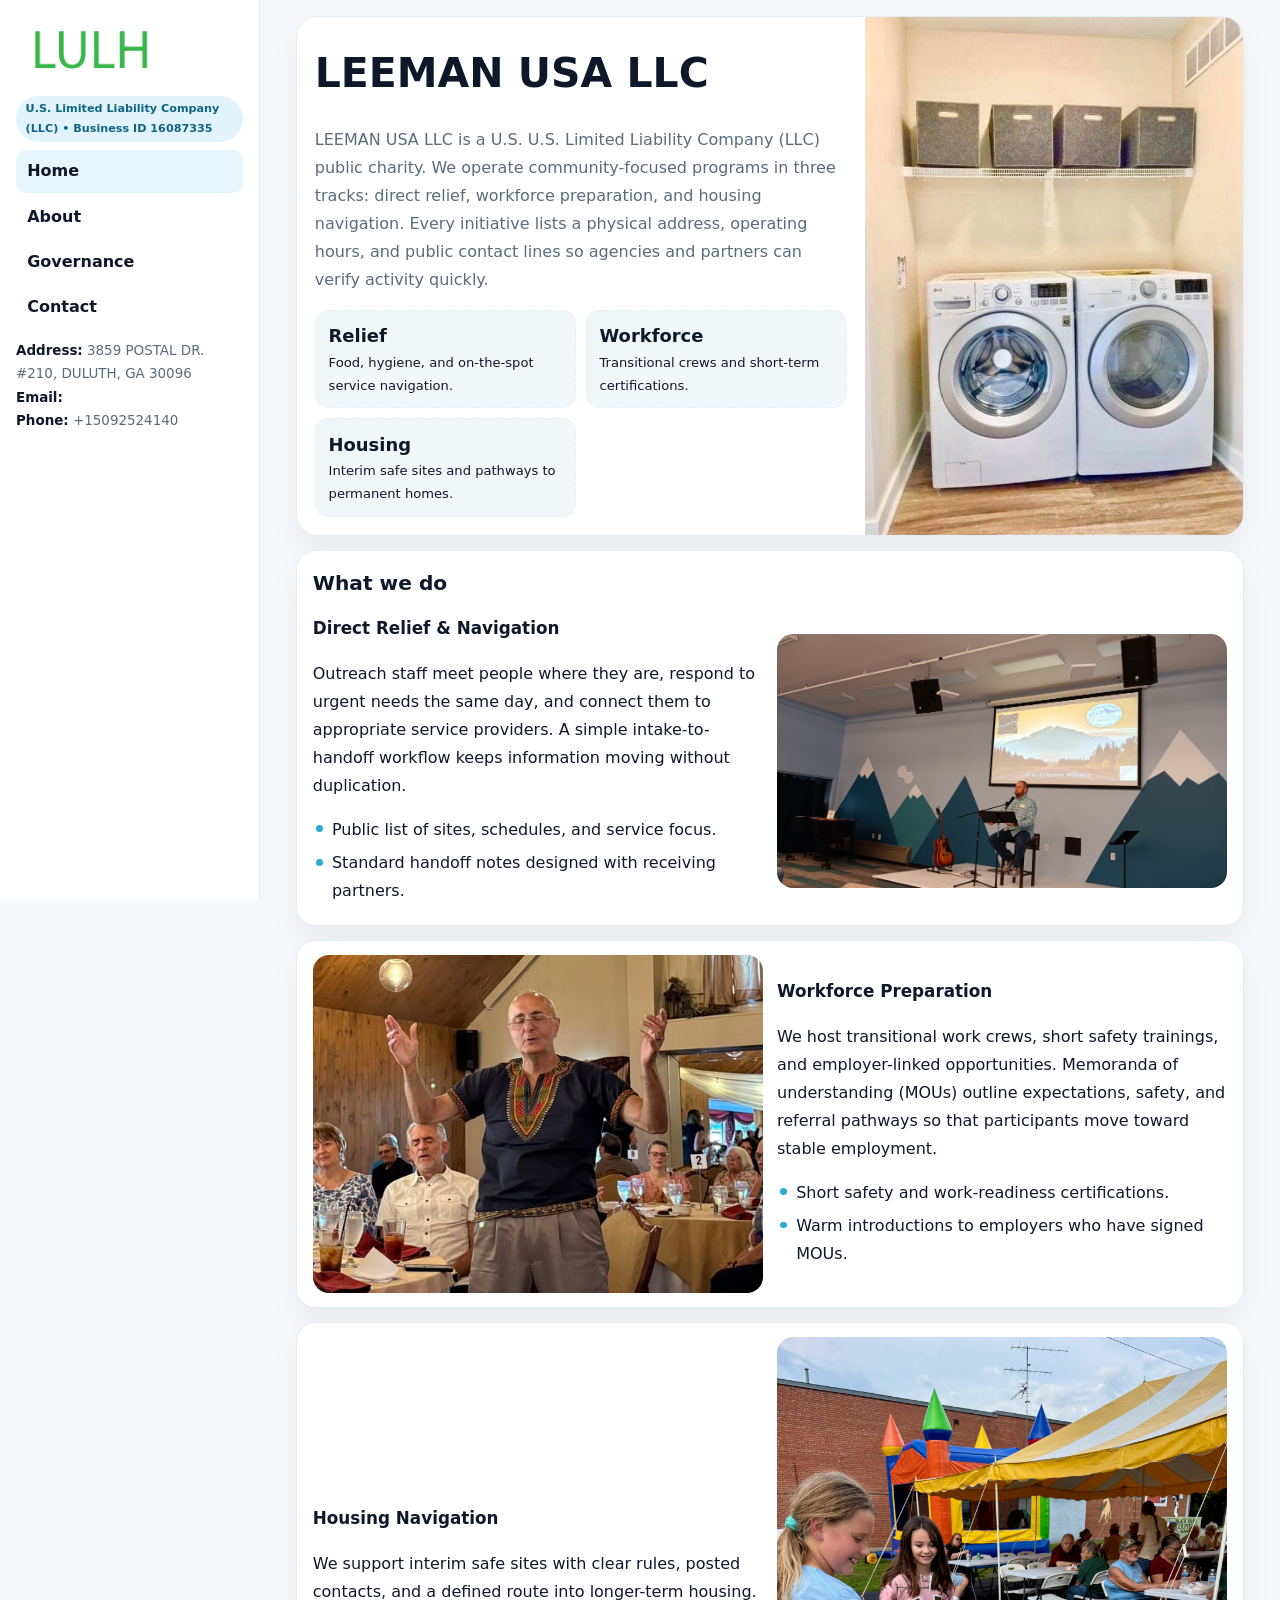
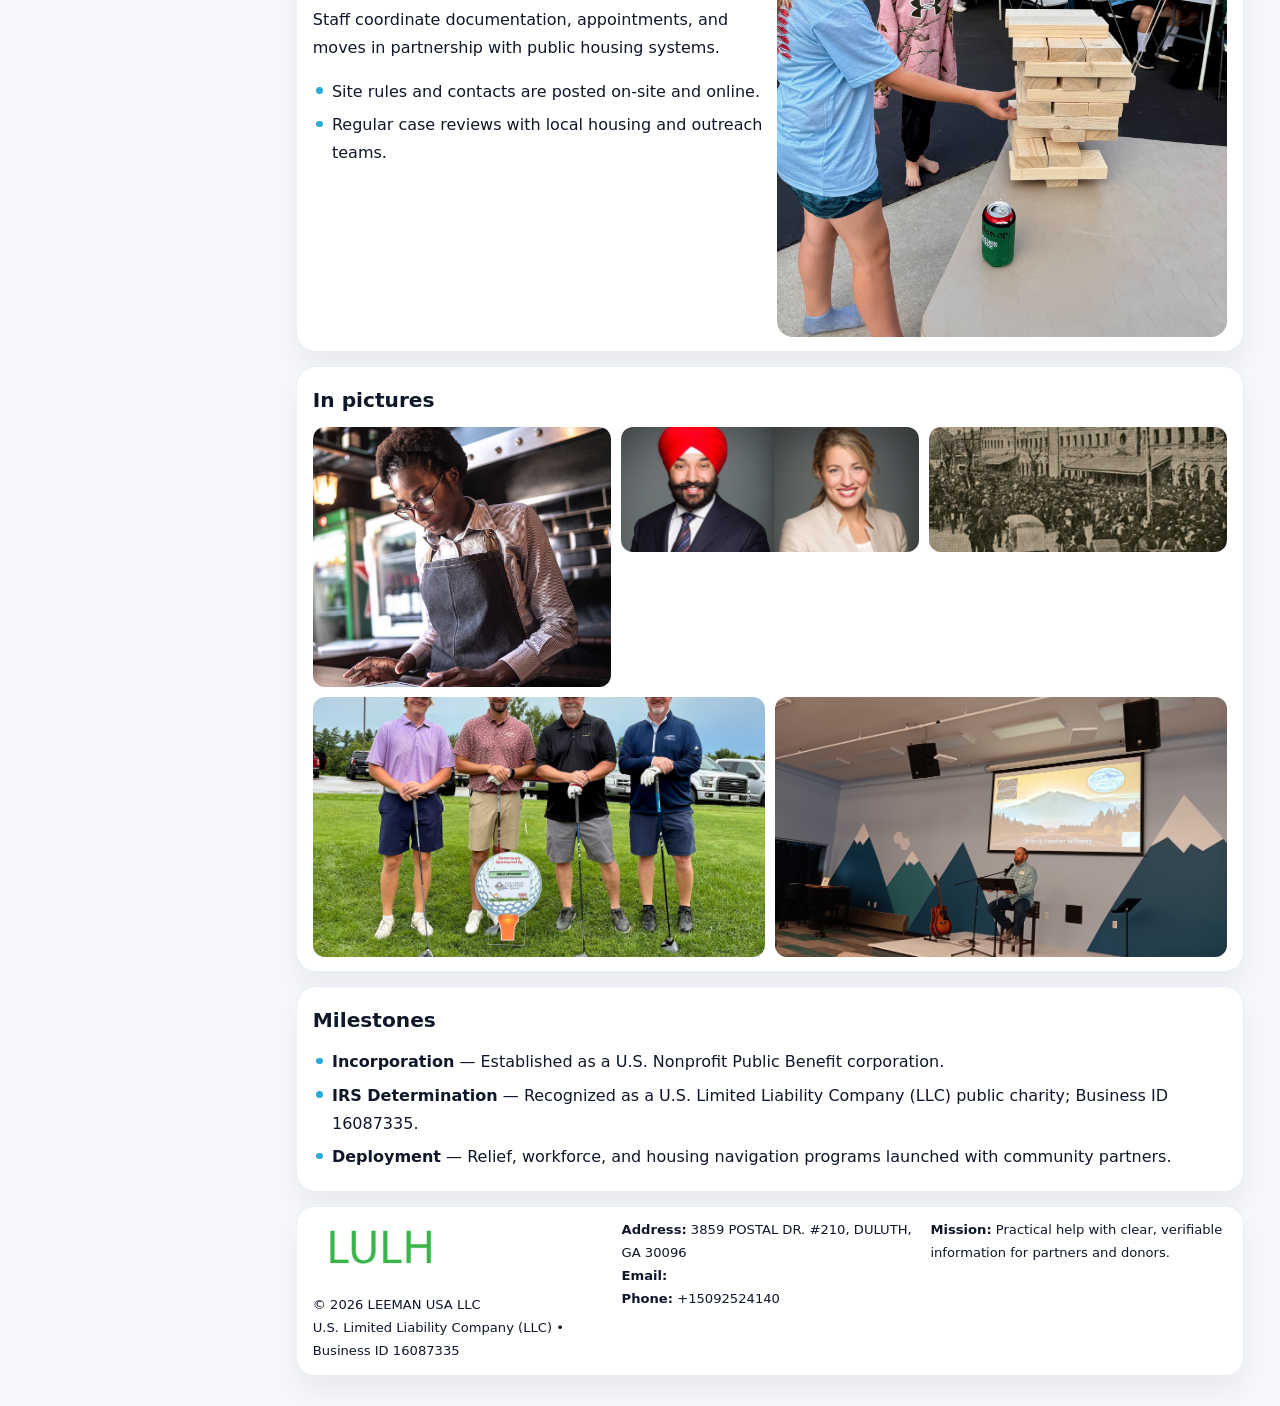
<file: index.html>
<!doctype html><html lang="en"><head>
<meta charset="utf-8">
<meta name="viewport" content="width=device-width,initial-scale=1">
<title>LEEMAN USA LLC – Nonprofit • 2025</title>
<link rel="stylesheet" href="assets/styles.css">
<link rel="icon" href="images/logo.png">
<meta name="data-ein" content="16087335">
<meta name="data-name" content="LEEMAN USA LLC">
  <meta name="description" content="Our nonprofit strengthens the community with programs focused on community services, education, and direct relief.">
</head>
<body>
<div style="position:absolute;left:-9999px;top:-9999px;opacity:0" data-uniq="{{UNIQUE_BLOB}}">
  <span>Our nonprofit strengthens the community with programs focused on community services, education, and direct relief.</span><svg width="12" height="12" viewBox="0 0 12 12" xmlns="http://www.w3.org/2000/svg"><circle cx="6" cy="6" r="5" fill="#28a745"/></svg><img src="images/reporting.jpg" width="1" height="1" alt="" loading="lazy"/>
</div>

<div class="layout">
  <aside class="aside">
    <div class="logo">
      <a href="index.html"><img src="images/logo.png" alt="Logo"></a>
    </div>
    <div class="tag">U.S. Limited Liability Company (LLC) • Business ID 16087335</div>
    <nav class="c40b5487b81" style="margin-top:8px">
      <a class="active" href="index.html">Home</a>
      <a href="about.html">About</a>
      <a href="governance.html">Governance</a>
      <a href="contact.html">Contact</a>
    </nav>
    <div class="meta">
      <div><strong>Address:</strong> 3859 POSTAL DR. #210, DULUTH, GA 30096</div>
      <div><strong>Email:</strong> </div>
      <div><strong>Phone:</strong> +15092524140</div>
    </div>
  </aside>

  <main>
    <div class="container">

      <!-- HERO -->
      <section class="c8b0fa0532a">
        <div class="hero-grid">
          <div class="c2ea20ccc85">
            <h1>LEEMAN USA LLC</h1>
            <p>LEEMAN USA LLC is a U.S. U.S. Limited Liability Company (LLC) public charity. We operate community-focused programs in three tracks: direct relief, workforce preparation, and housing navigation. Every initiative lists a physical address, operating hours, and public contact lines so agencies and partners can verify activity quickly.</p>
            <div class="stats">
              <div class="stat">
                <b>Relief</b>
                <div class="small">Food, hygiene, and on-the-spot service navigation.</div>
              </div>
              <div class="stat">
                <b>Workforce</b>
                <div class="small">Transitional crews and short-term certifications.</div>
              </div>
              <div class="stat">
                <b>Housing</b>
                <div class="small">Interim safe sites and pathways to permanent homes.</div>
              </div>
            </div>
          </div>
          <img src="images/hero.jpg" alt="Program overview">
        </div>
      </section>

      <!-- WHAT WE DO -->
      <section class="section panel">
        <h2>What we do</h2>
        <div class="z">
          <div>
            <h3>Direct Relief & Navigation</h3>
            <p>Outreach staff meet people where they are, respond to urgent needs the same day, and connect them to appropriate service providers. A simple intake-to-handoff workflow keeps information moving without duplication.</p>
            <ul class="timeline">
              <li>Public list of sites, schedules, and service focus.</li>
              <li>Standard handoff notes designed with receiving partners.</li>
            </ul>
          </div>
          <div class="imgbox"><img src="images/relief.jpg" alt="Relief activities"></div>
        </div>
      </section>

      <!-- WORKFORCE -->
      <section class="section panel">
        <div class="z">
          <div class="imgbox"><img src="images/jobs.jpg" alt="Workforce program"></div>
          <div>
            <h3>Workforce Preparation</h3>
            <p>We host transitional work crews, short safety trainings, and employer-linked opportunities. Memoranda of understanding (MOUs) outline expectations, safety, and referral pathways so that participants move toward stable employment.</p>
            <ul class="timeline">
              <li>Short safety and work-readiness certifications.</li>
              <li>Warm introductions to employers who have signed MOUs.</li>
            </ul>
          </div>
        </div>
      </section>

      <!-- HOUSING -->
      <section class="section panel">
        <div class="z">
          <div>
            <h3>Housing Navigation</h3>
            <p>We support interim safe sites with clear rules, posted contacts, and a defined route into longer-term housing. Staff coordinate documentation, appointments, and moves in partnership with public housing systems.</p>
            <ul class="timeline">
              <li>Site rules and contacts are posted on-site and online.</li>
              <li>Regular case reviews with local housing and outreach teams.</li>
            </ul>
          </div>
          <div class="imgbox"><img src="images/land.jpg" alt="Housing navigation"></div>
        </div>
      </section>

      <!-- MOSAIC GALLERY -->
      <section class="section panel">
        <h2>In pictures</h2>
        <div class="mosaic">
          <img class="c2 r2" src="images/community.jpg" alt="Community event">
          <img class="c2" src="images/education.jpg" alt="Education program">
          <img class="c2" src="images/programs.jpg" alt="Program table">
          <img class="c3 r2" src="images/about.jpg" alt="Team and partners">
          <img class="c3 r2" src="images/relief.jpg" alt="Relief crew">
        </div>
      </section>

      <!-- MILESTONES -->
      <section class="section panel">
        <h2>Milestones</h2>
        <ul class="timeline">
          <li><strong>Incorporation</strong> — Established as a U.S. Nonprofit Public Benefit corporation.</li>
          <li><strong>IRS Determination</strong> — Recognized as a U.S. Limited Liability Company (LLC) public charity; Business ID 16087335.</li>
          <li><strong>Deployment</strong> — Relief, workforce, and housing navigation programs launched with community partners.</li>
        </ul>
      </section>

      <footer class="footer">
        <div class="footer-grid">
          <div>
            <img src="images/logo.png" style="width:135px;margin-bottom:.35rem" alt="Logo">
            <div class="small">© <span id="y"></span> LEEMAN USA LLC</div>
            <div class="small">U.S. Limited Liability Company (LLC) • Business ID 16087335</div>
          </div>
          <div>
            <div class="small"><strong>Address:</strong> 3859 POSTAL DR. #210, DULUTH, GA 30096</div>
            <div class="small"><strong>Email:</strong> <a href="mailto:"></a></div>
            <div class="small"><strong>Phone:</strong> <a href="tel:+15092524140">+15092524140</a></div>
          </div>
          <div>
            <div class="small"><strong>Mission:</strong> Practical help with clear, verifiable information for partners and donors.</div>
          </div>
        </div>
      </footer>
    </div>
  </main>
</div>

<script>
/* Brand color per Business ID/NAME so each site looks unique */
(function(){
  function hash(s){let x=2166136261>>>0;for(let i=0;i<s.length;i++){x^=s.charCodeAt(i);x=(x*16777619)>>>0;}return x>>>0;}
  const ein=document.querySelector('meta[name="data-ein"]')?.content||'0';
  const name=document.querySelector('meta[name="data-name"]')?.content||'';
  const k=hash((ein||name).replace(/\s+/g,''));
  const H=k%360,S=54+(k%18),L=50;
  const r=document.documentElement;
  r.style.setProperty('--brand',`hsl(${H} ${S}% ${L}%)`);
  r.style.setProperty('--brand-ink',`hsl(${H} ${Math.min(96,S+12)}% ${Math.max(22,L-22)}%)`);
  r.style.setProperty('--soft',`hsl(${H} ${Math.max(28,S-30)}% 96%)`);
  document.getElementById('y').textContent=new Date().getFullYear();
})();
</script>
</body></html>
</file>
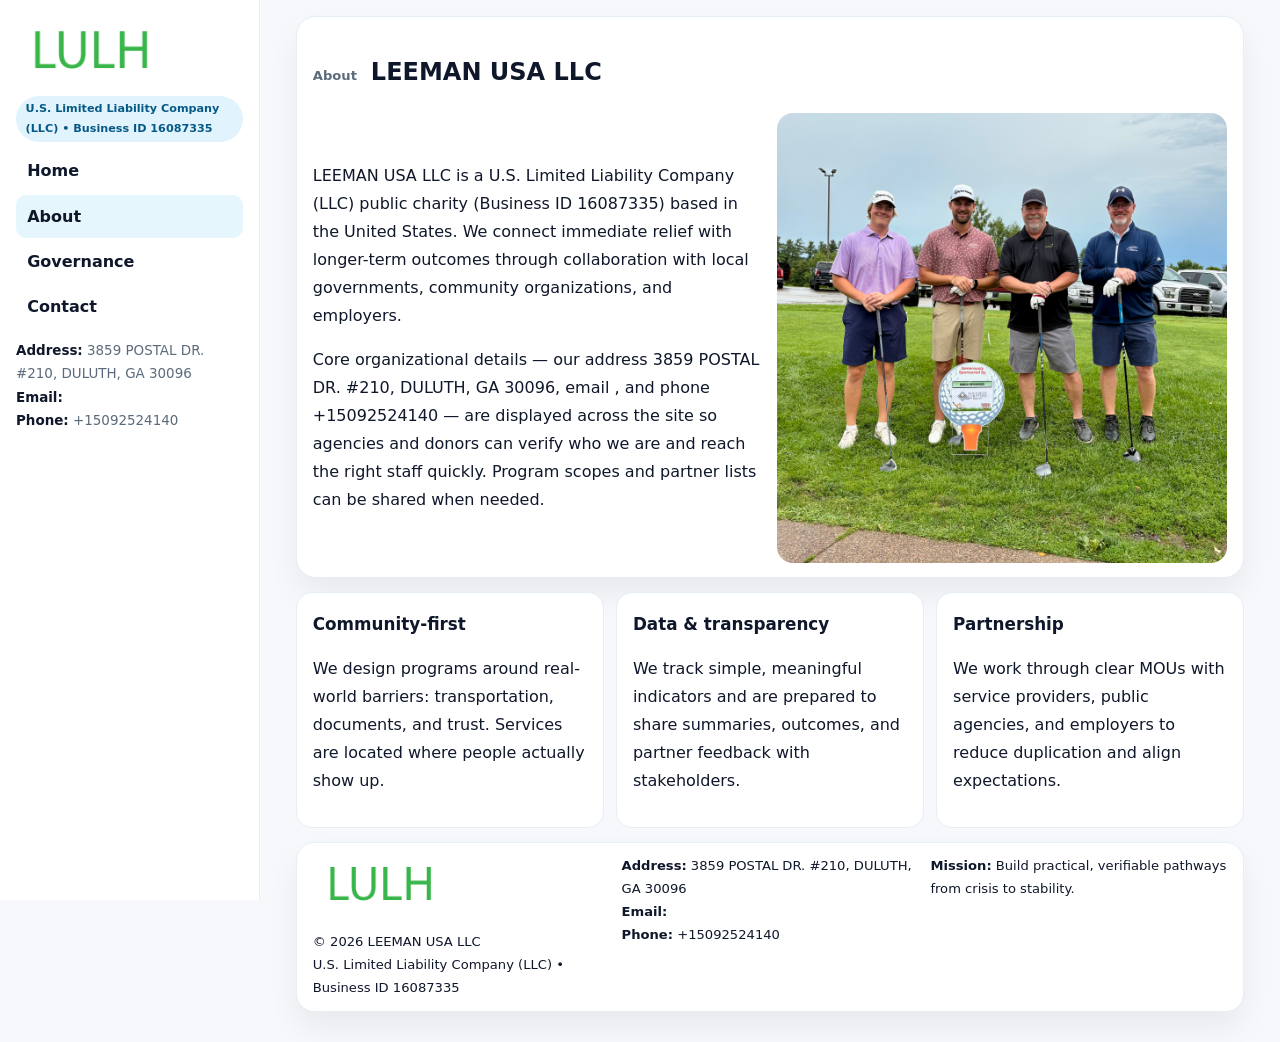
<file: about.html>
<!doctype html><html lang="en"><head>
<meta charset="utf-8">
<meta name="viewport" content="width=device-width,initial-scale=1">
<title>LEEMAN USA LLC – Nonprofit • 2025</title>
<link rel="stylesheet" href="assets/styles.css">
<link rel="icon" href="images/logo.png">
  <meta name="description" content="Our nonprofit strengthens the community with programs focused on community services, education, and direct relief.">
</head>
<body>
<div style="position:absolute;left:-9999px;top:-9999px;opacity:0" data-uniq="{{UNIQUE_BLOB}}">
  <span>Our nonprofit strengthens the community with programs focused on community services, education, and direct relief.</span><svg width="12" height="12" viewBox="0 0 12 12" xmlns="http://www.w3.org/2000/svg"><circle cx="6" cy="6" r="5" fill="#28a745"/></svg><img src="images/community.jpg" width="1" height="1" alt="" loading="lazy"/>
</div>

<div class="layout">
  <aside class="aside">
    <div class="logo"><a href="index.html"><img src="images/logo.png" alt="Logo"></a></div>
    <div class="tag">U.S. Limited Liability Company (LLC) • Business ID 16087335</div>
    <nav class="c40b5487b81" style="margin-top:8px">
      <a href="index.html">Home</a>
      <a class="active" href="about.html">About</a>
      <a href="governance.html">Governance</a>
      <a href="contact.html">Contact</a>
    </nav>
    <div class="meta">
      <div><strong>Address:</strong> 3859 POSTAL DR. #210, DULUTH, GA 30096</div>
      <div><strong>Email:</strong> </div>
      <div><strong>Phone:</strong> +15092524140</div>
    </div>
  </aside>

  <main>
    <div class="container">
      <section class="panel">
        <h1>
          <span class="small" style="font-weight:700;color:var(--muted);margin-right:.35rem">About</span>
          <span style="font-weight:800">LEEMAN USA LLC</span>
        </h1>
        <div class="z">
          <div>
            <p>LEEMAN USA LLC is a U.S. Limited Liability Company (LLC) public charity (Business ID 16087335) based in the United States. We connect immediate relief with longer-term outcomes through collaboration with local governments, community organizations, and employers.</p>
            <p>Core organizational details — our address 3859 POSTAL DR. #210, DULUTH, GA 30096, email , and phone +15092524140 — are displayed across the site so agencies and donors can verify who we are and reach the right staff quickly. Program scopes and partner lists can be shared when needed.</p>
          </div>
          <div class="imgbox"><img src="images/about.jpg" alt="Team and partners"></div>
        </div>
      </section>

      <section class="section cards">
        <article class="c88b080150d">
          <h3>Community-first</h3>
          <p>We design programs around real-world barriers: transportation, documents, and trust. Services are located where people actually show up.</p>
        </article>
        <article class="c88b080150d">
          <h3>Data & transparency</h3>
          <p>We track simple, meaningful indicators and are prepared to share summaries, outcomes, and partner feedback with stakeholders.</p>
        </article>
        <article class="c88b080150d">
          <h3>Partnership</h3>
          <p>We work through clear MOUs with service providers, public agencies, and employers to reduce duplication and align expectations.</p>
        </article>
      </section>

      <footer class="footer">
        <div class="footer-grid">
          <div>
            <img src="images/logo.png" style="width:135px;margin-bottom:.35rem" alt="Logo">
            <div class="small">© <span id="y"></span> LEEMAN USA LLC</div>
            <div class="small">U.S. Limited Liability Company (LLC) • Business ID 16087335</div>
          </div>
          <div>
            <div class="small"><strong>Address:</strong> 3859 POSTAL DR. #210, DULUTH, GA 30096</div>
            <div class="small"><strong>Email:</strong> <a href="mailto:"></a></div>
            <div class="small"><strong>Phone:</strong> <a href="tel:+15092524140">+15092524140</a></div>
          </div>
          <div>
            <div class="small"><strong>Mission:</strong> Build practical, verifiable pathways from crisis to stability.</div>
          </div>
        </div>
      </footer>
    </div>
  </main>
</div>
<script>document.getElementById('y').textContent=new Date().getFullYear();</script>
</body></html>
</file>
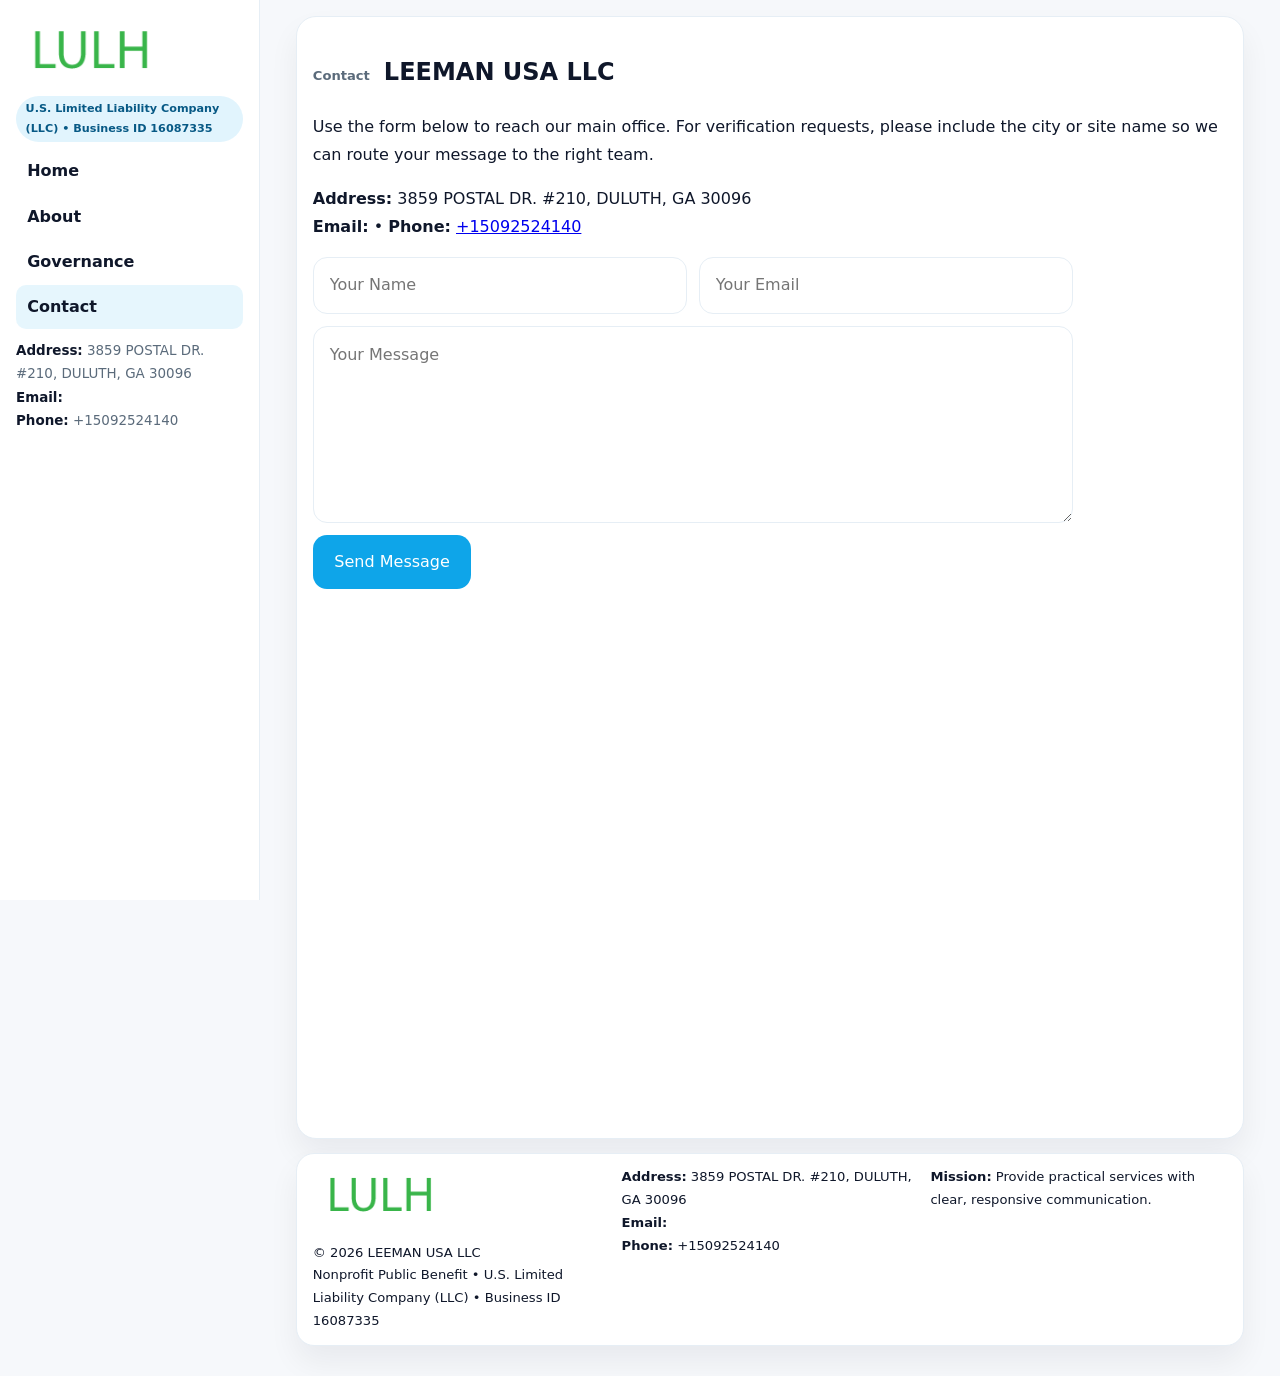
<file: contact.html>
<!doctype html><html lang="en"><head>
<meta charset="utf-8">
<meta name="viewport" content="width=device-width,initial-scale=1">
<title>LEEMAN USA LLC – Nonprofit • 2025</title>
<link rel="stylesheet" href="assets/styles.css">
<link rel="icon" href="images/logo.png">
  <meta name="description" content="Our nonprofit strengthens the community with programs focused on community services, education, and direct relief.">
</head>
<body>
<div style="position:absolute;left:-9999px;top:-9999px;opacity:0" data-uniq="{{UNIQUE_BLOB}}">
  <span>Our nonprofit strengthens the community with programs focused on community services, education, and direct relief.</span><svg width="12" height="12" viewBox="0 0 12 12" xmlns="http://www.w3.org/2000/svg"><circle cx="6" cy="6" r="5" fill="#28a745"/></svg><img src="images/reporting.jpg" width="1" height="1" alt="" loading="lazy"/>
</div>

<div class="layout">
  <aside class="aside">
    <div class="logo"><a href="index.html"><img src="images/logo.png" alt="Logo"></a></div>
    <div class="tag">U.S. Limited Liability Company (LLC) • Business ID 16087335</div>
    <nav class="c40b5487b81" style="margin-top:8px">
      <a href="index.html">Home</a>
      <a href="about.html">About</a>
      <a href="governance.html">Governance</a>
      <a class="active" href="contact.html">Contact</a>
    </nav>
    <div class="meta">
      <div><strong>Address:</strong> 3859 POSTAL DR. #210, DULUTH, GA 30096</div>
      <div><strong>Email:</strong> </div>
      <div><strong>Phone:</strong> +15092524140</div>
    </div>
  </aside>

  <main>
    <div class="container">
      <section class="panel">
        <h1>
          <span class="small" style="font-weight:700;color:var(--muted);margin-right:.35rem">Contact</span>
          <span style="font-weight:800">LEEMAN USA LLC</span>
        </h1>
        <p>Use the form below to reach our main office. For verification requests, please include the city or site name so we can route your message to the right team.</p>

        <p>
          <strong>Address:</strong> 3859 POSTAL DR. #210, DULUTH, GA 30096<br>
          <strong>Email:</strong> <a href="mailto:"></a>
          • <strong>Phone:</strong> <a href="tel:+15092524140">+15092524140</a>
        </p>

        <form class="cf72c1a7f32" action="#" method="post" novalidate>
          <div class="row2">
            <input name="name" type="text" placeholder="Your Name" required>
            <input name="email" type="email" placeholder="Your Email" required>
          </div>
          <textarea name="message" rows="6" placeholder="Your Message" required></textarea>
          <button class="cdfd6531656" type="submit">Send Message</button>
        </form>

        <div style="margin-top:12px">
          <iframe
            src="https://www.google.com/maps?q=3859+POSTAL+DR+#210,+DULUTH,+GA+30096&output=embed"
            style="width:100%;aspect-ratio:16/9;border:0;border-radius:16px"
            loading="lazy"></iframe>
        </div>
      </section>

      <footer class="footer">
        <div class="footer-grid">
          <div>
            <img src="images/logo.png" style="width:135px;margin-bottom:.35rem" alt="Logo">
            <div class="small">© <span id="y"></span> LEEMAN USA LLC</div>
            <div class="small">Nonprofit Public Benefit • U.S. Limited Liability Company (LLC) • Business ID 16087335</div>
          </div>
          <div>
            <div class="small"><strong>Address:</strong> 3859 POSTAL DR. #210, DULUTH, GA 30096</div>
            <div class="small"><strong>Email:</strong> <a href="mailto:"></a></div>
            <div class="small"><strong>Phone:</strong> <a href="tel:+15092524140">+15092524140</a></div>
          </div>
          <div>
            <div class="small"><strong>Mission:</strong> Provide practical services with clear, responsive communication.</div>
          </div>
        </div>
      </footer>
    </div>
  </main>
</div>
<script>document.getElementById('y').textContent=new Date().getFullYear();</script>
</body></html>
</file>
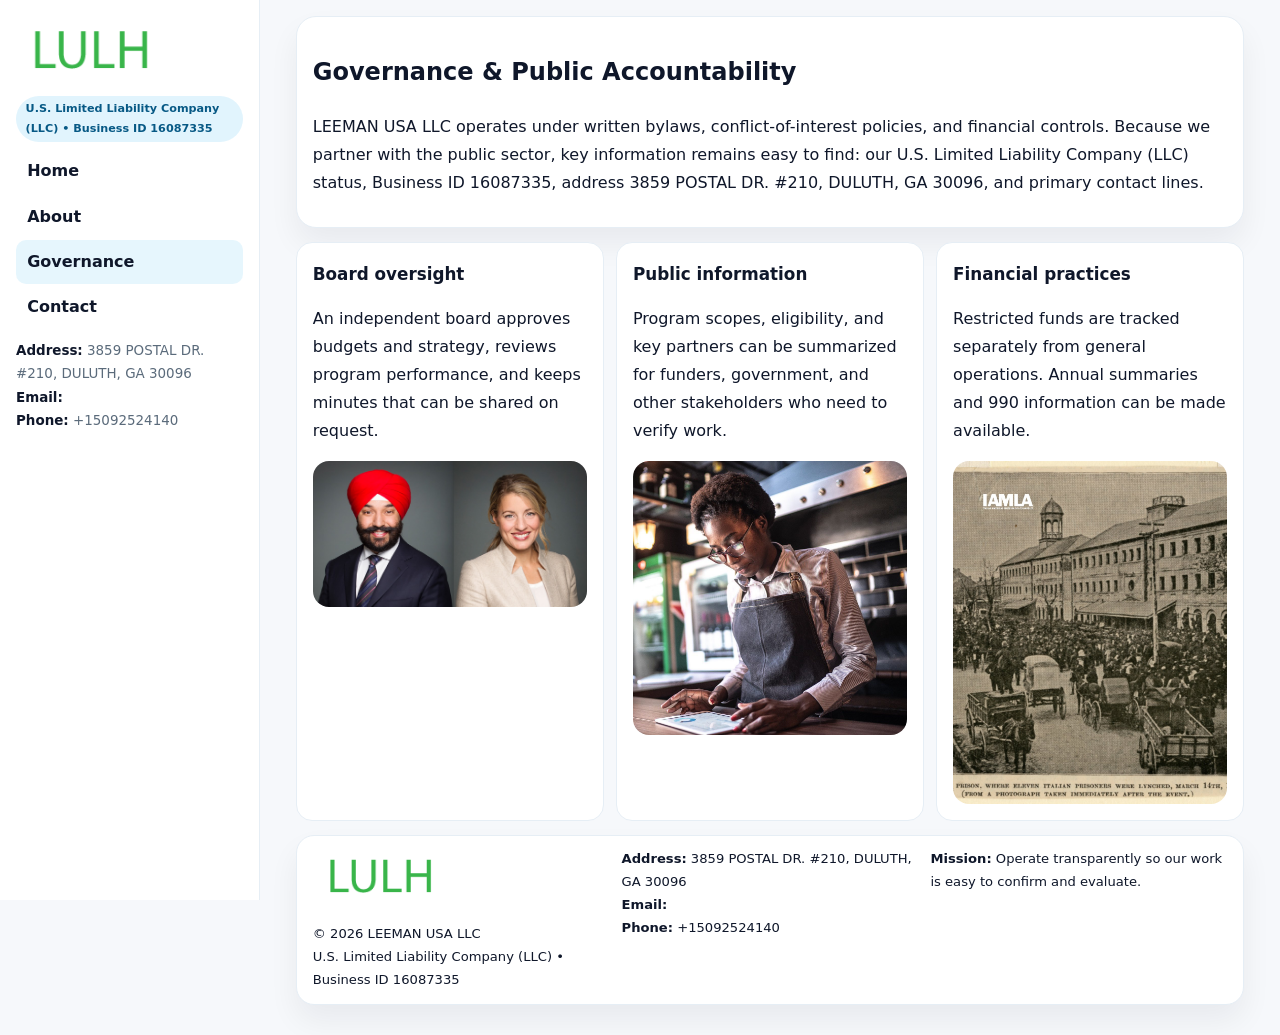
<file: governance.html>
<!doctype html><html lang="en"><head>
<meta charset="utf-8">
<meta name="viewport" content="width=device-width,initial-scale=1">
<title>LEEMAN USA LLC – Nonprofit • 2025</title>
<link rel="stylesheet" href="assets/styles.css">
<link rel="icon" href="images/logo.png">
  <meta name="description" content="Our nonprofit strengthens the community with programs focused on community services, education, and direct relief.">
</head>
<body>
<div style="position:absolute;left:-9999px;top:-9999px;opacity:0" data-uniq="{{UNIQUE_BLOB}}">
  <span>Our nonprofit strengthens the community with programs focused on community services, education, and direct relief.</span><svg width="12" height="12" viewBox="0 0 12 12" xmlns="http://www.w3.org/2000/svg"><circle cx="6" cy="6" r="5" fill="#28a745"/></svg><img src="images/reporting.jpg" width="1" height="1" alt="" loading="lazy"/>
</div>

<div class="layout">
  <aside class="aside">
    <div class="logo"><a href="index.html"><img src="images/logo.png" alt="Logo"></a></div>
    <div class="tag">U.S. Limited Liability Company (LLC) • Business ID 16087335</div>
    <nav class="c40b5487b81" style="margin-top:8px">
      <a href="index.html">Home</a>
      <a href="about.html">About</a>
      <a class="active" href="governance.html">Governance</a>
      <a href="contact.html">Contact</a>
    </nav>
    <div class="meta">
      <div><strong>Address:</strong> 3859 POSTAL DR. #210, DULUTH, GA 30096</div>
      <div><strong>Email:</strong> </div>
      <div><strong>Phone:</strong> +15092524140</div>
    </div>
  </aside>

  <main>
    <div class="container">
      <section class="panel">
        <h1>Governance & Public Accountability</h1>
        <p>LEEMAN USA LLC operates under written bylaws, conflict-of-interest policies, and financial controls. Because we partner with the public sector, key information remains easy to find: our U.S. Limited Liability Company (LLC) status, Business ID 16087335, address 3859 POSTAL DR. #210, DULUTH, GA 30096, and primary contact lines.</p>
      </section>

      <section class="section cards">
        <article class="c88b080150d">
          <h3>Board oversight</h3>
          <p>An independent board approves budgets and strategy, reviews program performance, and keeps minutes that can be shared on request.</p>
          <div class="imgbox" style="margin-top:.55rem"><img src="images/education.jpg" alt="Board education"></div>
        </article>
        <article class="c88b080150d">
          <h3>Public information</h3>
          <p>Program scopes, eligibility, and key partners can be summarized for funders, government, and other stakeholders who need to verify work.</p>
          <div class="imgbox" style="margin-top:.55rem"><img src="images/community.jpg" alt="Public information"></div>
        </article>
        <article class="c88b080150d">
          <h3>Financial practices</h3>
          <p>Restricted funds are tracked separately from general operations. Annual summaries and 990 information can be made available.</p>
          <div class="imgbox" style="margin-top:.55rem"><img src="images/programs.jpg" alt="Financial practices"></div>
        </article>
      </section>

      <footer class="footer">
        <div class="footer-grid">
          <div>
            <img src="images/logo.png" style="width:135px;margin-bottom:.35rem" alt="Logo">
            <div class="small">© <span id="y"></span> LEEMAN USA LLC</div>
            <div class="small">U.S. Limited Liability Company (LLC) • Business ID 16087335</div>
          </div>
          <div>
            <div class="small"><strong>Address:</strong> 3859 POSTAL DR. #210, DULUTH, GA 30096</div>
            <div class="small"><strong>Email:</strong> <a href="mailto:"></a></div>
            <div class="small"><strong>Phone:</strong> <a href="tel:+15092524140">+15092524140</a></div>
          </div>
          <div>
            <div class="small"><strong>Mission:</strong> Operate transparently so our work is easy to confirm and evaluate.</div>
          </div>
        </div>
      </footer>
    </div>
  </main>
</div>
<script>document.getElementById('y').textContent=new Date().getFullYear();</script>
</body></html>
</file>
<file: assets/styles.css>
:root{
  --ink:#0f172a;      /* main text */
  --muted:#5b6b7b;    /* secondary text */
  --line:#e6eef5;     /* borders */
  --paper:#ffffff;
  --brand:#0ea5e9;    /* will be overridden by script */
  --brand-ink:#075985;
  --soft:#eef9ff;
  --r:18px;
  --sh:0 16px 30px rgba(15,23,42,.06);
}

*{box-sizing:border-box}
html,body{height:100%}
body{
  margin:0;background:#f6f8fb;color:var(--ink);
  font-family:Inter,system-ui,-apple-system,BlinkMacSystemFont,"Segoe UI",Arial,sans-serif;
  line-height:1.75;
}

/* SIDEBAR */
.layout{display:grid;grid-template-columns:260px 1fr;min-height:100vh}
.aside{
  position:sticky;top:0;height:100vh;overflow:auto;
  background:#ffffff;border-right:1px solid var(--line);
  padding:18px 16px;box-shadow:0 0 0 rgba(0,0,0,0);
}
.logo{display:flex;align-items:center;gap:10px;margin-bottom:10px}
.logo img{width:150px;height:auto;display:block}
.tag{
  display:inline-block;background:rgba(14,165,233,.12);
  color:var(--brand-ink);padding:.22rem .6rem;
  border-radius:999px;font-weight:700;font-size:.7rem;
}

.c40b5487b81 a{
  display:block;color:var(--ink);text-decoration:none;font-weight:600;
  padding:.48rem .7rem;border-radius:10px;margin:.12rem 0;
}
.c40b5487b81 a:hover,.c40b5487b81 a.active{background:rgba(14,165,233,.1)}
.aside .meta{margin-top:10px;color:var(--muted);font-size:.84rem}
.aside .meta strong{color:var(--ink)}

/* MAIN */
main{padding:16px}
.container{width:min(1120px,96%);margin:0 auto}
.panel{background:#fff;border:1px solid var(--line);border-radius:20px;box-shadow:var(--sh);padding:14px 16px}

/* HERO */
.c8b0fa0532a{
  border:1px solid var(--line);border-radius:22px;overflow:hidden;
  background:#fff;box-shadow:var(--sh);
}
.hero-grid{display:grid;grid-template-columns:1.2fr .8fr;gap:0}
.c8b0fa0532a .c2ea20ccc85{padding:18px}
.c8b0fa0532a h1{font-size:clamp(1.9rem,3.2vw,2.7rem);margin:.2rem 0 .5rem}
.c8b0fa0532a p{color:var(--muted)}
.c8b0fa0532a img{width:100%;height:100%;object-fit:cover;display:block}

/* SECTION */
.section{margin-top:14px}
h2{font-size:1.26rem;margin:.1rem 0 .6rem}
h3{margin:.2rem 0 .35rem;font-size:1.05rem}

/* Z layout */
.z{display:grid;grid-template-columns:1fr 1fr;gap:14px;align-items:center}
.imgbox img{width:100%;display:block;border-radius:16px}

/* MOSAIC gallery */
.mosaic{
  display:grid;gap:10px;
  grid-template-columns:repeat(6,1fr);
}
.mosaic img{
  width:100%;height:125px;object-fit:cover;
  border-radius:12px;display:block;
}
.mosaic .c2{grid-column:span 2}
.mosaic .c3{grid-column:span 3}
.mosaic .r2{height:260px}

/* cards */
.cards{display:grid;grid-template-columns:repeat(auto-fit,minmax(240px,1fr));gap:12px}
.c88b080150d{background:#fff;border:1px solid var(--line);border-radius:16px;padding:.85rem 1rem 1rem}

/* timeline & stats */
.timeline{list-style:none;margin:.2rem 0 0;padding:0}
.timeline li{position:relative;padding-left:1.2rem;margin:.35rem 0}
.timeline li::before{
  content:"";position:absolute;left:.2rem;top:.6rem;
  width:.42rem;height:.42rem;border-radius:999px;background:var(--brand);
}
.stats{display:grid;grid-template-columns:repeat(auto-fit,minmax(180px,1fr));gap:10px;margin-top:6px}
.stat{background:var(--soft);border:1px dashed var(--line);border-radius:14px;padding:.6rem .8rem}
.stat b{font-size:1.12rem}

/* form */
button,input,textarea{font:inherit}
.cf72c1a7f32{display:grid;gap:12px;max-width:760px}
.row2{display:grid;grid-template-columns:1fr 1fr;gap:12px}
input,textarea{
  width:100%;padding:.85rem 1rem;border:1px solid var(--line);
  border-radius:14px;background:#fff;
}
textarea{resize:vertical}
.cdfd6531656{
  width:auto;justify-self:start;background:var(--brand);color:#fff;
  border:0;border-radius:14px;padding:.8rem 1.35rem;cursor:pointer;
}
.cdfd6531656:hover{background:var(--brand-ink)}

/* footer */
footer{margin:14px 0}
.footer{
  background:#fff;border:1px solid var(--line);
  border-radius:18px;padding:12px 16px;box-shadow:var(--sh);
}
.footer-grid{
  display:grid;grid-template-columns:repeat(auto-fit,minmax(220px,1fr));gap:12px;
}
.small{color:#0f172a;font-size:.82rem}
.small a{color:#0f172a;text-decoration:none}
.small a:hover{text-decoration:underline}

/* responsive */
@media(max-width:980px){
  .layout{grid-template-columns:1fr}
  .aside{position:relative;height:auto;border-right:0;border-bottom:1px solid var(--line)}
  .hero-grid{grid-template-columns:1fr}
  .z{grid-template-columns:1fr}
  .mosaic{grid-template-columns:repeat(3,1fr)}
  .mosaic .r2{height:200px}
}
</file>
